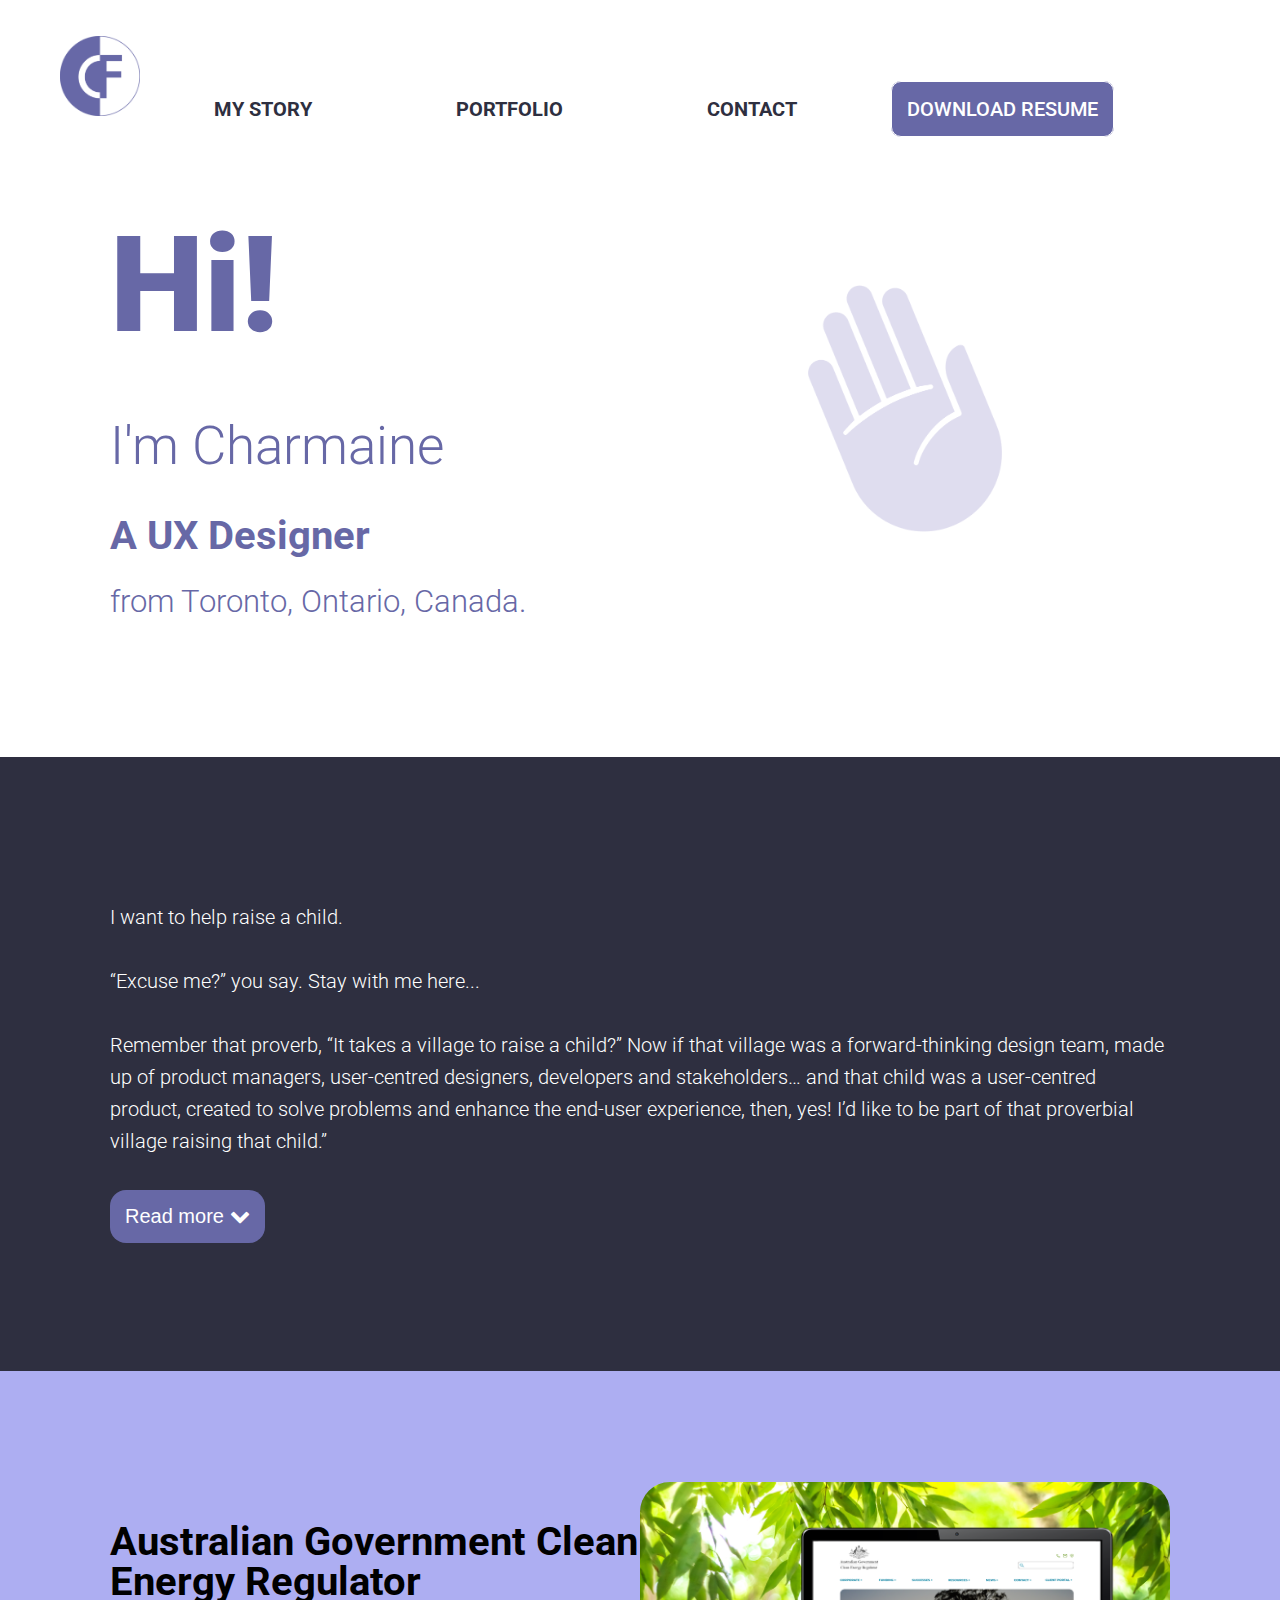
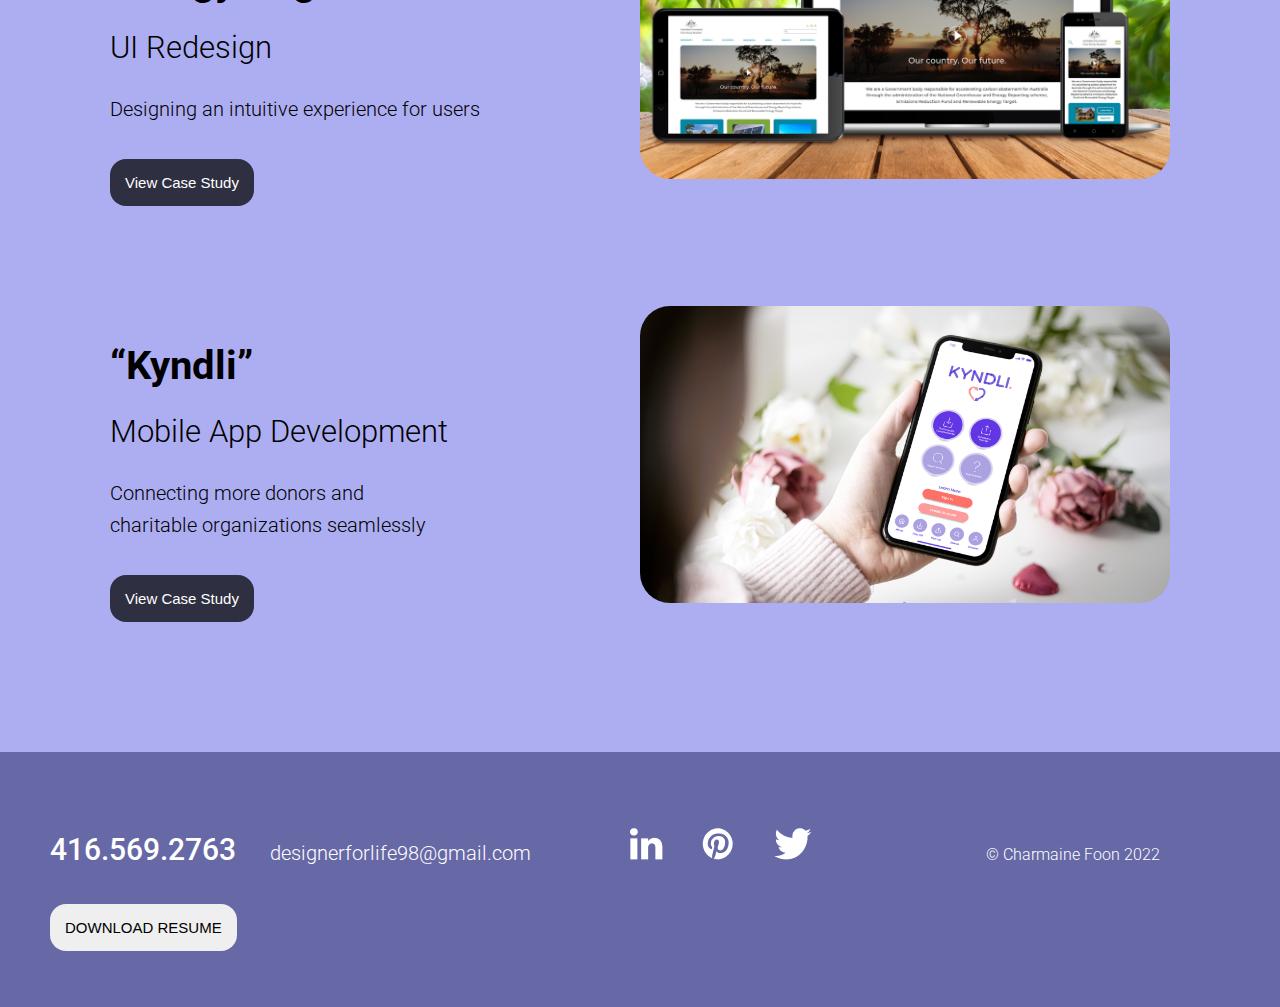
<file: index.html>
<!DOCTYPE html>
<html>
  <head>
    <title>CF Website Redo</title>
    <link href="css/style.css" type="text/css" rel="stylesheet">
    <link rel="stylesheet" href="https://cdnjs.cloudflare.com/ajax/libs/font-awesome/4.7.0/css/font-awesome.min.css">
    <link rel="preconnect" href="https://fonts.googleapis.com">
    <link rel="preconnect" href="https://fonts.gstatic.com" crossorigin>
    <link href="https://fonts.googleapis.com/css2?family=Roboto:wght@100;300;400;500;700;900&display=swap" rel="stylesheet">
  </head>

  <body>

    <header>
      <div class="navbar">
      <ul>
        <img src="images/CF_logo_prp.png" class="logo2" onclick="document.location='index.html'">
        <li><a href="index_myskills.html">MY STORY</a></li>
        <li><a href="index_mywork.html">PORTFOLIO</a></li>
        <li><a href="#">CONTACT</a></li>
        <li><a href="#" class="DRMenuButton">DOWNLOAD RESUME</a></li>
      </ul>
      </div>

    </header>

    <section class="IntroCopy">

      <div>
        <img src="images/waving_hand_DFDDEF.png" class="wavingHand" alt="waving hand">
        <p class="Hi">Hi!</p>
        <h2 class="ImCharmaine">I'm Charmaine</h2>
        <h3 class="AUXDesigner">A UX Designer</h3>
        <h4 class="Torontocopy">from Toronto, Ontario, Canada.</h4>
      </div>
      
    </section>

    <section class="RaiseChild">
        <div>
          <h5>I want to help raise a child. <br><br>
            “Excuse me?” you say. Stay with me here... <br><br>
            Remember that proverb, “It takes a village to raise a child?” Now if that village was a forward-thinking design team, made up of product managers, user-centred designers, developers and stakeholders… and that child was a user-centred product, created to solve problems and enhance the end-user experience, then, yes! I’d like to be part of that proverbial village raising that child.”<br>
          </h5>

            <div>
              <button class="readMoreButton" style="font-size:20px">Read more <i class="fa fa-chevron-down"></i></button>
            </div>

        </div>

        <div>
          <h5 class="RCHide">You say, “It takes commitment.” 
            I say, “I’m in – hook, line and sinker!”<br><br>
            Optimistic. Empathetic. Passionate. Collaborative. Flexible. 5 words used to describe me. Not just in a professional capacity, but in a personal one too. Why am I telling you this? Because I believe that many of the values we hold as a person, carry over into our work too.<br><br>
            Design is first and foremost my interest and passion. Design in aesthetics and thinking. That’s why no matter which avenue I explore in life, it always brings me back to this. User Experience Design has allowed me to embrace my creativity in a collaborative and meaningful way.
          </h5>

          <div>
            <button class="readLessButton" style="font-size:20px">Read Less <i class="fa fa-chevron-up"></i></button><br>
          </div>


        </div>

    </section>

    <section class="RecentProjects">

      <div class="CaseStudy">
        <img src="images/AGCER_Beauty_Img_2.png" class="AGCERImage" alt="Australian Government Clean Energy Regulator redesign on different devices">
        <h3>Australian Government Clean Energy Regulator</h3>
        <h4>UI Redesign</h4>
        <h5>Designing an intuitive experience for users</h5>
        <button class="ViewCSbutton" onclick="document.location='index_casestudy_AGCER.html'">View Case Study</button>
      </div>
      
      <div class="CaseStudyKyndli">
        <img src="images/Kyndli_Beauty_Img.jpg" class="KyndliImg"  alt="Kyndli app shown on different devices">
        <h3>“Kyndli”</h3>
        <h4>Mobile App Development</h4>
        <h5>Connecting more donors and <br>charitable organizations seamlessly</h5>
        <button class="ViewCSbutton">View Case Study</button>
      </div>
      
    </section>

    <footer>
      <ul>
        <li class="tel">416.569.2763</li>
        <li class="email">designerforlife98@gmail.com</li>
        <li class="LinkedIn"><img src="images/LI logo white.png" alt="LinkedIn logo"></li>
        <li class="Pinterest"><img src="images/Pinterest logo white.png" alt="Pinterest logo"></li>
        <li class="Twitter"><img src="images/Twitter logo white.png" alt="Twitter logo"></li>
        <li class="copyright">© Charmaine Foon 2022</li>
        <li><button class="footerbutton">DOWNLOAD RESUME</button></li>

      </ul>
    </footer>

    <script src="https://code.jquery.com/jquery-3.4.1.min.js"></script>
    <script src="js/index.js"></script>

  </body>

</html>
</file>
<file: css/style.css>
body {
  font: Roboto;
  margin: auto;
}

.logo2 {
width: 80px;
}

header {
  float: left;
  width: 100%;
  padding-bottom: 10%;

}

.navbar {
  background-color: none;
  margin: 0;
  padding: 20px;
}

a {
  font-family: Roboto;
  font-size: 20px;
  font-weight: bold;
  text-decoration: none;
  color:#2E2F40;
  padding: 50px;
}

li {
  list-style-type: none;
  margin: 0;
  padding: 20px;
  display: inline;
}

.DRMenuButton {
  border: 1px solid;
  color: white;
  border-radius: 10px;
  padding: 15px;
  background-color: #6768A6;
  font-weight: 500;
}

button {
  font-size: 15px;
  border-radius: 16px;
  padding: 15px;
  background-color: white
  color: #2E2F40;
  border-style:none;
}

.ViewCSbutton {
  background-color:#2E2F40;
  color: #FFFFFF;
}

.Hi {
  font-family: Roboto;
  font-style: normal;
  font-weight: 900;
  font-size: 133.818px;
  line-height: 1px;
}

h1 {
  font-family: Roboto;
  font-style: normal;
  font-weight: 300;
  font-size: 88px;
  line-height: 80px;
}

h2 {
font-family: Roboto;
font-style: normal;
font-weight: 300;
font-size: 53px;
line-height: 52px;
}

h3 {
  font-family: Roboto;
  font-weight: bold;
  font-size: 40px;
  line-height: 40px;
}

h4 {
  font-family: Roboto;
  font-style: normal;
  font-weight: 300;
  font-size: 31px;
  line-height: 9px;
}

h5 {
  font-family: Roboto;
  font-style: normal;
  font-weight: 300;
  font-size: 20px;
  line-height: 32px;
}

.IntroCopy{
padding: 100px;
font: Roboto;
padding: 110px;
color: #6768A6;
}

.wavingHand {
  width: 50%;
  float: right;
}

.RaiseChild {
  color:#FFFFFF;
  background-color:#2E2F40;
  padding: 110px;
  margin: auto;
}

.readMoreButton {
  background-color:#6768A6;
  color:#FFFFFF;
  font-size: 18px;
}

.readLessButton {
  background-color:#6768A6;
  color:#FFFFFF;
  font-size: 18px;
}

section .RecentProjects {
  background-color:#ADAEF2;
  padding-bottom: 0px;
}

.RecentProjects {
  display: flex;
  flex-direction: column;
  background-color:#ADAEF2;
  padding: 110px;
}


.AGCERImage {
  width: 50%;
  float: right;
  border-radius: 30px;
}

.KyndliImg {
  width: 50%;
  float: right;
  border-radius: 30px;
}

.CaseStudy {
  padding-bottom: 100px;
  padding-top: 1px;
  background-color: #ADAEF2;
}

.CaseStudyKyndli {
  padding-bottom: 20px;
}

.content {
  max-width: 300px;
  margin: 0 auto;
  padding: 50px;
  background-color: #FFFFFF;
  text-align: center;
}

footer {
  font-family: Roboto;
  font-weight: 400;
  background-color: #6768A6;
  padding: 30px;
  width: 100%;
  float: left;
}

footer ul {
  list-style: none;
  padding-left: 5px;
  padding-right: 5px;
}

footer li {
  display: inline-block;
  padding: 10px 15px;
  align-items: center;
  color: #FFFFFF;
}

.LinkedIn, .Pinterest, .Twitter {
width: 8px;
padding: 30px; 0;
}

.Twitter {
  padding-right: 100px;
}

.LinkedIn {
  padding-left: 80px;
}

.tel {
  font-size: 30px;
  font-weight: 500;
}

.email {
  font: Roboto;
  size: 16px;
  font-weight: 300;
  font-size: 20px;
  font-weight: 300;
}

.copyright {
  font: Roboto;
  font-weight: 300;
  font-size: 12pt;
  padding-left: 100px;
}
</file>
